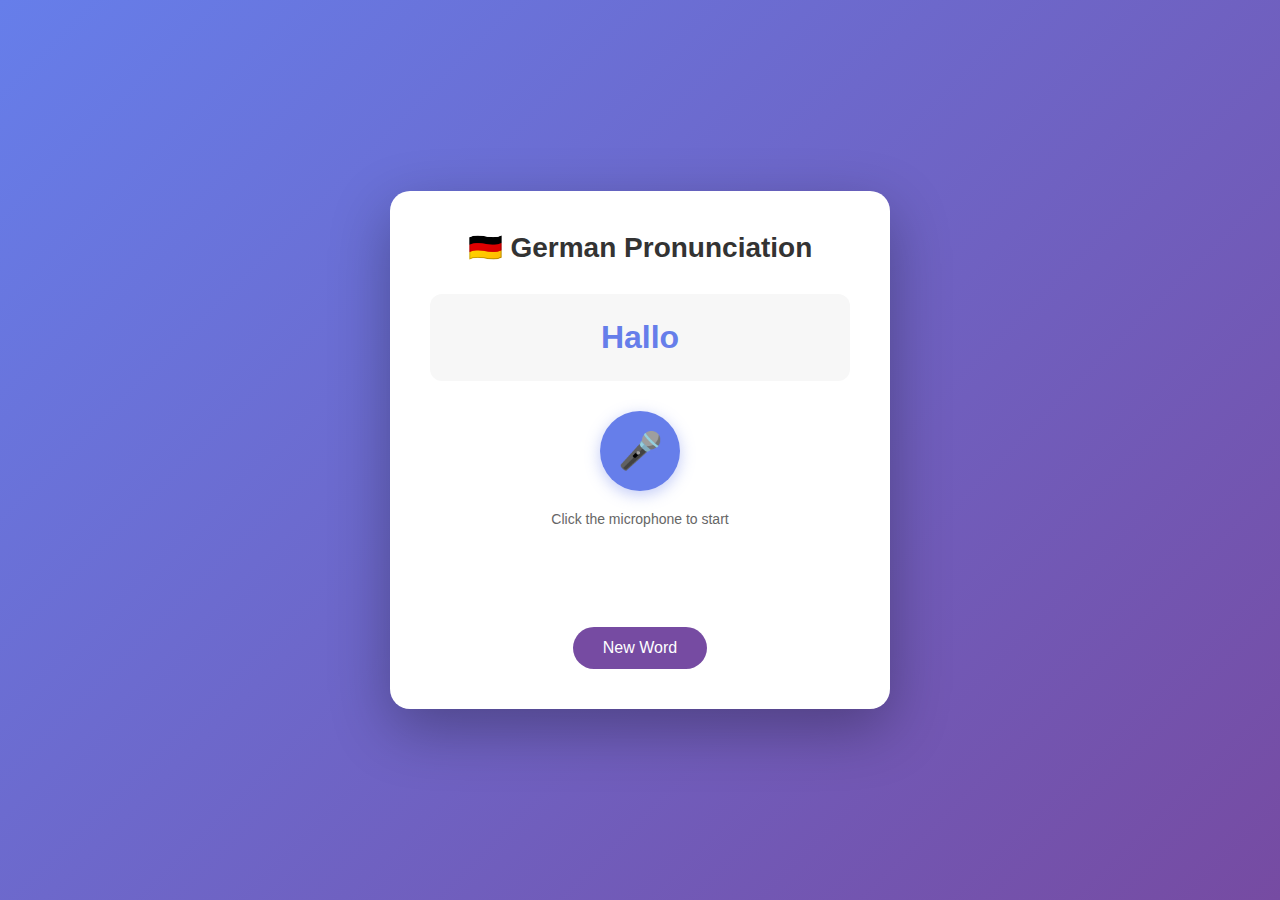
<file: index.html>
<!DOCTYPE html>
<html lang="de">
<head>
    <meta charset="UTF-8">
    <meta name="viewport" content="width=device-width, initial-scale=1.0">
    <meta name="description" content="Practice German pronunciation with real-time speech recognition feedback">
    <title>German Pronunciation Checker</title>
    <link rel="stylesheet" href="styles.css">
</head>
<body>
    <div class="container">
        <h1>🇩🇪 German Pronunciation</h1>
        
        <div class="word-display">
            <div class="target-word" id="targetWord">Hallo</div>
        </div>

        <button class="mic-btn" id="micBtn" aria-label="Start recording">🎤</button>
        
        <div class="status" id="status">Click the microphone to start</div>
        
        <div class="result" id="result"></div>

        <button class="new-word-btn" id="newWordBtn">New Word</button>
    </div>

    <script src="script.js"></script>
</body>
</html>
</file>
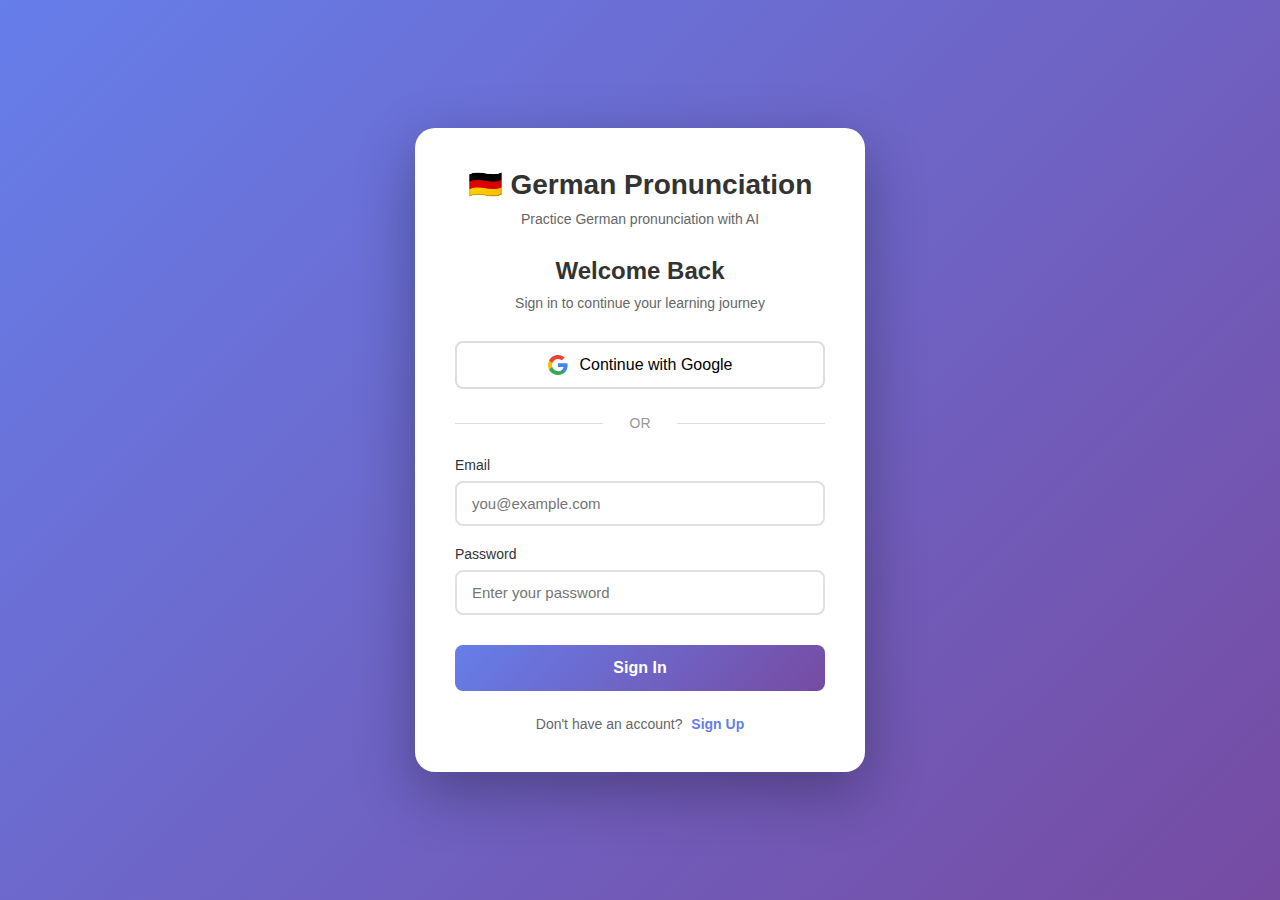
<file: login.html>
<!DOCTYPE html>
<html lang="en">
<head>
    <meta charset="UTF-8">
    <meta name="viewport" content="width=device-width, initial-scale=1.0">
    <title>Login - German Pronunciation Checker</title>
    <link rel="stylesheet" href="login.css">
</head>
<body>
    <div class="auth-container">
        <div class="auth-card">
            <h1>🇩🇪 German Pronunciation</h1>
            <p class="subtitle">Practice German pronunciation with AI</p>
            
            <div class="auth-content">
                <h2 id="authTitle">Welcome Back</h2>
                <p class="auth-description" id="authDescription">Sign in to continue your learning journey</p>

                <button class="google-btn" id="googleAuthBtn">
                    <svg width="20" height="20" viewBox="0 0 20 20">
                        <path fill="#4285F4" d="M19.6 10.23c0-.82-.1-1.42-.25-2.05H10v3.72h5.5c-.15.96-.74 2.31-2.04 3.22v2.45h3.16c1.89-1.73 2.98-4.3 2.98-7.34z"/>
                        <path fill="#34A853" d="M13.46 15.13c-.83.59-1.96 1-3.46 1-2.64 0-4.88-1.74-5.68-4.15H1.07v2.52C2.72 17.75 6.09 20 10 20c2.7 0 4.96-.89 6.62-2.42l-3.16-2.45z"/>
                        <path fill="#FBBC05" d="M3.99 10c0-.69.12-1.35.32-1.97V5.51H1.07A9.973 9.973 0 000 10c0 1.61.39 3.14 1.07 4.49l3.24-2.52c-.2-.62-.32-1.28-.32-1.97z"/>
                        <path fill="#EA4335" d="M10 3.88c1.88 0 3.13.81 3.85 1.48l2.84-2.76C14.96.99 12.7 0 10 0 6.09 0 2.72 2.25 1.07 5.51l3.24 2.52C5.12 5.62 7.36 3.88 10 3.88z"/>
                    </svg>
                    <span id="googleBtnText">Continue with Google</span>
                </button>

                <div class="divider">
                    <span>OR</span>
                </div>

                <form id="authForm">
                    <div class="form-group">
                        <label for="email">Email</label>
                        <input type="email" id="email" required placeholder="you@example.com">
                    </div>

                    <div class="form-group">
                        <label for="password">Password</label>
                        <input type="password" id="password" required placeholder="Enter your password">
                    </div>

                    <div class="form-group" id="nameGroup" style="display: none;">
                        <label for="name">Full Name</label>
                        <input type="text" id="name" placeholder="Your name">
                    </div>

                    <button type="submit" class="submit-btn" id="submitBtn">Sign In</button>
                </form>

                <div class="auth-switch">
                    <span id="switchText">Don't have an account?</span>
                    <a href="#" id="switchLink">Sign Up</a>
                </div>
            </div>
        </div>
    </div>

    <script src="auth.js"></script>
</body>
</html>
</file>
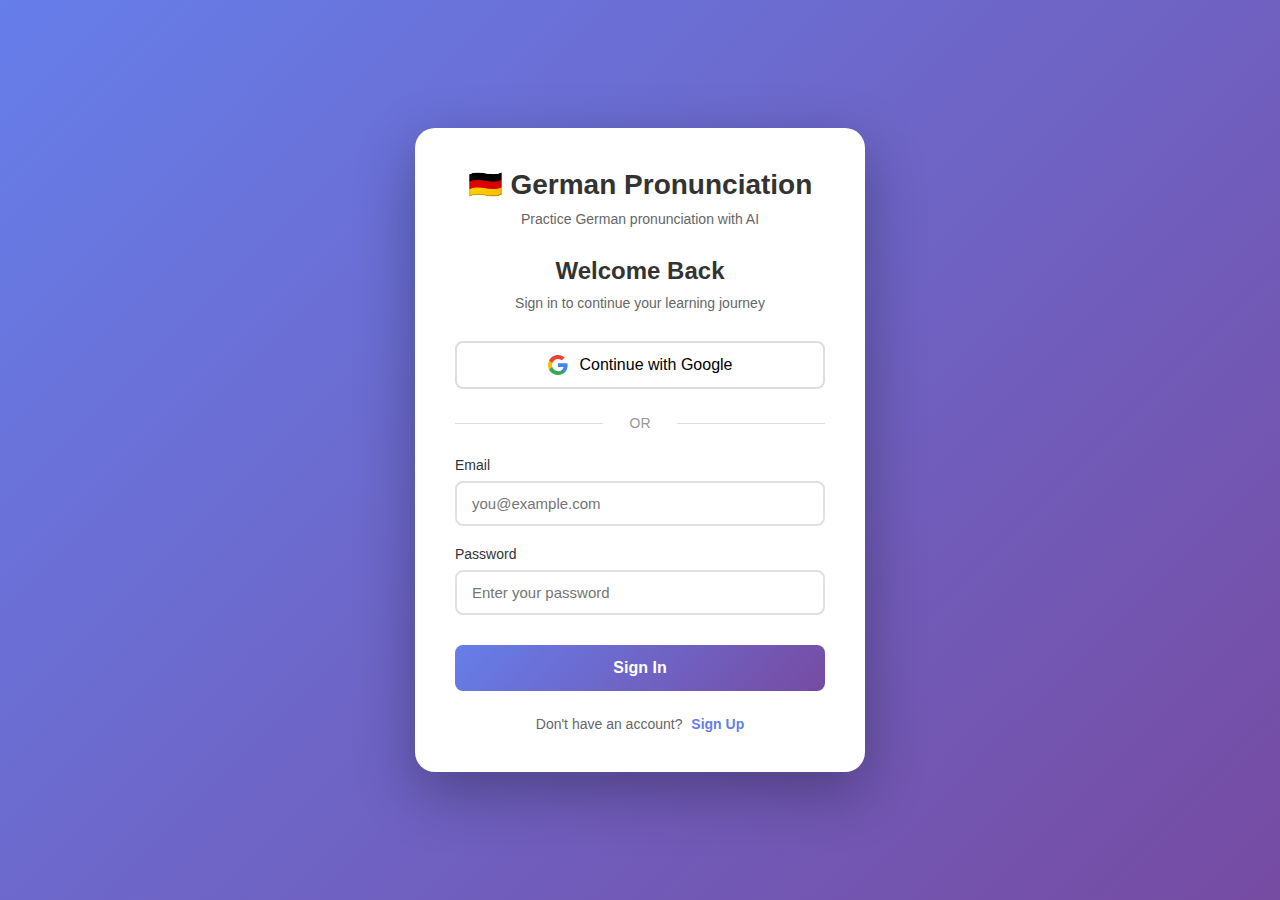
<file: profile.html>
<!DOCTYPE html>
<html lang="en">
<head>
    <meta charset="UTF-8">
    <meta name="viewport" content="width=device-width, initial-scale=1.0">
    <title>Profile - German Pronunciation Checker</title>
    <link rel="stylesheet" href="profile.css">
</head>
<body>
    <div class="profile-container">
        <!-- Navigation -->
        <nav class="nav-bar">
            <a href="index.html" class="nav-link">🎤 Practice</a>
            <a href="profile.html" class="nav-link active">📊 Profile</a>
            <button class="logout-btn" id="logoutBtn">Logout</button>
        </nav>

        <!-- Profile Header -->
        <div class="profile-header">
            <img id="userAvatar" src="" alt="User" class="profile-avatar">
            <div class="profile-info">
                <h1 id="userName"></h1>
                <p id="userEmail"></p>
                <p class="join-date">Member since: <span id="joinDate"></span></p>
            </div>
        </div>

        <!-- Statistics Cards -->
        <div class="stats-grid">
            <div class="stat-card">
                <div class="stat-icon">✓</div>
                <div class="stat-value" id="correctCount">0</div>
                <div class="stat-label">Correct</div>
            </div>
            <div class="stat-card">
                <div class="stat-icon">✗</div>
                <div class="stat-value" id="incorrectCount">0</div>
                <div class="stat-label">Incorrect</div>
            </div>
            <div class="stat-card">
                <div class="stat-icon">📈</div>
                <div class="stat-value" id="accuracyRate">0%</div>
                <div class="stat-label">Accuracy</div>
            </div>
            <div class="stat-card">
                <div class="stat-icon">🎯</div>
                <div class="stat-value" id="totalAttempts">0</div>
                <div class="stat-label">Total Attempts</div>
            </div>
        </div>

        <!-- Pronunciation History -->
        <div class="history-section">
            <div class="section-header">
                <h2>📝 Pronunciation History</h2>
                <button class="clear-btn" id="clearHistoryBtn">Clear History</button>
            </div>

            <div class="filter-tabs">
                <button class="tab-btn active" data-filter="all">All</button>
                <button class="tab-btn" data-filter="correct">Correct</button>
                <button class="tab-btn" data-filter="incorrect">Incorrect</button>
            </div>

            <div id="historyList" class="history-list">
                <!-- History items will be inserted here -->
            </div>

            <div id="emptyState" class="empty-state" style="display: none;">
                <div class="empty-icon">🎤</div>
                <p>No pronunciation history yet</p>
                <a href="index.html" class="start-btn">Start Practicing</a>
            </div>
        </div>
    </div>

    <script src="profile.js"></script>
</body>
</html>
</file>
<file: styles.css>
* {
    margin: 0;
    padding: 0;
    box-sizing: border-box;
}

body {
    font-family: 'Segoe UI', Tahoma, Geneva, Verdana, sans-serif;
    background: linear-gradient(135deg, #667eea 0%, #764ba2 100%);
    min-height: 100vh;
    display: flex;
    justify-content: center;
    align-items: center;
    padding: 20px;
}

.container {
    background: white;
    border-radius: 20px;
    padding: 40px;
    box-shadow: 0 20px 60px rgba(0,0,0,0.3);
    max-width: 500px;
    width: 100%;
}

h1 {
    color: #333;
    text-align: center;
    margin-bottom: 30px;
    font-size: 28px;
}

.word-display {
    background: #f7f7f7;
    padding: 25px;
    border-radius: 12px;
    text-align: center;
    margin-bottom: 30px;
    min-height: 80px;
    display: flex;
    align-items: center;
    justify-content: center;
}

.target-word {
    font-size: 32px;
    font-weight: bold;
    color: #667eea;
}

.mic-btn {
    width: 80px;
    height: 80px;
    border-radius: 50%;
    border: none;
    background: #667eea;
    color: white;
    font-size: 36px;
    cursor: pointer;
    display: block;
    margin: 0 auto 20px;
    transition: all 0.3s;
    box-shadow: 0 4px 15px rgba(102, 126, 234, 0.4);
}

.mic-btn:hover {
    background: #5568d3;
    transform: scale(1.05);
}

.mic-btn:active {
    transform: scale(0.95);
}

.mic-btn:disabled {
    background: #ccc;
    cursor: not-allowed;
}

.mic-btn.listening {
    background: #e74c3c;
    animation: pulse 1.5s infinite;
}

@keyframes pulse {
    0%, 100% { 
        box-shadow: 0 4px 15px rgba(231, 76, 60, 0.4); 
    }
    50% { 
        box-shadow: 0 4px 30px rgba(231, 76, 60, 0.8); 
    }
}

.result {
    text-align: center;
    margin-top: 20px;
    font-size: 18px;
    min-height: 60px;
    padding: 15px;
    border-radius: 10px;
}

.result.correct {
    background: #d4edda;
    color: #155724;
    border: 2px solid #c3e6cb;
}

.result.incorrect {
    background: #f8d7da;
    color: #721c24;
    border: 2px solid #f5c6cb;
}

.heard-text {
    margin-top: 15px;
    font-size: 14px;
    color: #666;
}

.status {
    text-align: center;
    color: #666;
    font-size: 14px;
    margin-top: 10px;
}

.new-word-btn {
    background: #764ba2;
    color: white;
    border: none;
    padding: 12px 30px;
    border-radius: 25px;
    font-size: 16px;
    cursor: pointer;
    display: block;
    margin: 20px auto 0;
    transition: all 0.3s;
}

.new-word-btn:hover {
    background: #653a8a;
    transform: translateY(-2px);
}

.new-word-btn:active {
    transform: translateY(0);
}

.error {
    background: #fff3cd;
    color: #856404;
    padding: 15px;
    border-radius: 10px;
    text-align: center;
    margin-top: 15px;
    border: 1px solid #ffeaa7;
}

/* Responsive Design */
@media (max-width: 600px) {
    .container {
        padding: 30px 20px;
    }

    h1 {
        font-size: 24px;
    }

    .target-word {
        font-size: 28px;
    }

    .mic-btn {
        width: 70px;
        height: 70px;
        font-size: 32px;
    }
}
</file>
<file: login.css>
* {
    margin: 0;
    padding: 0;
    box-sizing: border-box;
}

body {
    font-family: 'Segoe UI', Tahoma, Geneva, Verdana, sans-serif;
    background: linear-gradient(135deg, #667eea 0%, #764ba2 100%);
    min-height: 100vh;
    display: flex;
    justify-content: center;
    align-items: center;
    padding: 20px;
}

.auth-container {
    width: 100%;
    max-width: 450px;
}

.auth-card {
    background: white;
    border-radius: 20px;
    padding: 40px;
    box-shadow: 0 20px 60px rgba(0,0,0,0.3);
}

h1 {
    color: #333;
    text-align: center;
    margin-bottom: 10px;
    font-size: 28px;
}

.subtitle {
    text-align: center;
    color: #666;
    margin-bottom: 30px;
    font-size: 14px;
}

.auth-content h2 {
    color: #333;
    text-align: center;
    margin-bottom: 10px;
    font-size: 24px;
}

.auth-description {
    text-align: center;
    color: #666;
    margin-bottom: 30px;
    font-size: 14px;
}

.google-btn {
    width: 100%;
    padding: 12px 20px;
    border: 2px solid #ddd;
    background: white;
    border-radius: 8px;
    font-size: 16px;
    font-weight: 500;
    cursor: pointer;
    display: flex;
    align-items: center;
    justify-content: center;
    gap: 12px;
    transition: all 0.3s;
    margin-bottom: 20px;
}

.google-btn:hover {
    background: #f8f9fa;
    border-color: #ccc;
    transform: translateY(-2px);
    box-shadow: 0 4px 12px rgba(0,0,0,0.1);
}

.google-btn:active {
    transform: translateY(0);
}

.divider {
    text-align: center;
    margin: 25px 0;
    position: relative;
}

.divider::before,
.divider::after {
    content: '';
    position: absolute;
    top: 50%;
    width: 40%;
    height: 1px;
    background: #ddd;
}

.divider::before {
    left: 0;
}

.divider::after {
    right: 0;
}

.divider span {
    background: white;
    padding: 0 15px;
    color: #999;
    font-size: 14px;
}

.form-group {
    margin-bottom: 20px;
}

.form-group label {
    display: block;
    margin-bottom: 8px;
    color: #333;
    font-weight: 500;
    font-size: 14px;
}

.form-group input {
    width: 100%;
    padding: 12px 15px;
    border: 2px solid #e0e0e0;
    border-radius: 8px;
    font-size: 15px;
    transition: all 0.3s;
}

.form-group input:focus {
    outline: none;
    border-color: #667eea;
    box-shadow: 0 0 0 3px rgba(102, 126, 234, 0.1);
}

.submit-btn {
    width: 100%;
    padding: 14px;
    background: linear-gradient(135deg, #667eea 0%, #764ba2 100%);
    color: white;
    border: none;
    border-radius: 8px;
    font-size: 16px;
    font-weight: 600;
    cursor: pointer;
    transition: all 0.3s;
    margin-top: 10px;
}

.submit-btn:hover {
    transform: translateY(-2px);
    box-shadow: 0 6px 20px rgba(102, 126, 234, 0.4);
}

.submit-btn:active {
    transform: translateY(0);
}

.auth-switch {
    text-align: center;
    margin-top: 25px;
    font-size: 14px;
    color: #666;
}

.auth-switch a {
    color: #667eea;
    text-decoration: none;
    font-weight: 600;
    margin-left: 5px;
}

.auth-switch a:hover {
    text-decoration: underline;
}

.error-message {
    background: #fee;
    color: #c33;
    padding: 12px;
    border-radius: 8px;
    margin-bottom: 20px;
    font-size: 14px;
    border: 1px solid #fcc;
}

.success-message {
    background: #efe;
    color: #3c3;
    padding: 12px;
    border-radius: 8px;
    margin-bottom: 20px;
    font-size: 14px;
    border: 1px solid #cfc;
}

@media (max-width: 600px) {
    .auth-card {
        padding: 30px 20px;
    }

    h1 {
        font-size: 24px;
    }

    .auth-content h2 {
        font-size: 20px;
    }
}
</file>
<file: profile.css>
* {
    margin: 0;
    padding: 0;
    box-sizing: border-box;
}

body {
    font-family: 'Segoe UI', Tahoma, Geneva, Verdana, sans-serif;
    background: linear-gradient(135deg, #667eea 0%, #764ba2 100%);
    min-height: 100vh;
    padding: 20px;
}

.profile-container {
    max-width: 1000px;
    margin: 0 auto;
}

/* Navigation */
.nav-bar {
    background: white;
    border-radius: 15px;
    padding: 15px 25px;
    margin-bottom: 25px;
    display: flex;
    gap: 15px;
    align-items: center;
    box-shadow: 0 4px 15px rgba(0,0,0,0.1);
}

.nav-link {
    padding: 10px 20px;
    text-decoration: none;
    color: #666;
    border-radius: 8px;
    transition: all 0.3s;
    font-weight: 500;
}

.nav-link:hover {
    background: #f5f5f5;
    color: #333;
}

.nav-link.active {
    background: linear-gradient(135deg, #667eea 0%, #764ba2 100%);
    color: white;
}

.logout-btn {
    margin-left: auto;
    background: #e74c3c;
    color: white;
    border: none;
    padding: 10px 20px;
    border-radius: 8px;
    cursor: pointer;
    font-weight: 500;
    transition: all 0.3s;
}

.logout-btn:hover {
    background: #c0392b;
    transform: translateY(-2px);
}

/* Profile Header */
.profile-header {
    background: white;
    border-radius: 15px;
    padding: 30px;
    margin-bottom: 25px;
    display: flex;
    align-items: center;
    gap: 25px;
    box-shadow: 0 4px 15px rgba(0,0,0,0.1);
}

.profile-avatar {
    width: 100px;
    height: 100px;
    border-radius: 50%;
    border: 4px solid #667eea;
    object-fit: cover;
}

.profile-info h1 {
    color: #333;
    margin-bottom: 5px;
    font-size: 28px;
}

.profile-info p {
    color: #666;
    margin-bottom: 3px;
}

.join-date {
    color: #999;
    font-size: 14px;
}

/* Statistics Grid */
.stats-grid {
    display: grid;
    grid-template-columns: repeat(auto-fit, minmax(200px, 1fr));
    gap: 20px;
    margin-bottom: 25px;
}

.stat-card {
    background: white;
    border-radius: 15px;
    padding: 25px;
    text-align: center;
    box-shadow: 0 4px 15px rgba(0,0,0,0.1);
    transition: transform 0.3s;
}

.stat-card:hover {
    transform: translateY(-5px);
}

.stat-icon {
    font-size: 36px;
    margin-bottom: 10px;
}

.stat-value {
    font-size: 32px;
    font-weight: bold;
    color: #667eea;
    margin-bottom: 5px;
}

.stat-label {
    color: #666;
    font-size: 14px;
    font-weight: 500;
}

/* History Section */
.history-section {
    background: white;
    border-radius: 15px;
    padding: 30px;
    box-shadow: 0 4px 15px rgba(0,0,0,0.1);
}

.section-header {
    display: flex;
    justify-content: space-between;
    align-items: center;
    margin-bottom: 20px;
}

.section-header h2 {
    color: #333;
    font-size: 24px;
}

.clear-btn {
    background: #e74c3c;
    color: white;
    border: none;
    padding: 8px 16px;
    border-radius: 8px;
    cursor: pointer;
    font-size: 14px;
    transition: all 0.3s;
}

.clear-btn:hover {
    background: #c0392b;
}

/* Filter Tabs */
.filter-tabs {
    display: flex;
    gap: 10px;
    margin-bottom: 20px;
    border-bottom: 2px solid #f0f0f0;
    padding-bottom: 10px;
}

.tab-btn {
    background: none;
    border: none;
    padding: 8px 20px;
    cursor: pointer;
    color: #666;
    font-weight: 500;
    border-radius: 8px;
    transition: all 0.3s;
}

.tab-btn:hover {
    background: #f5f5f5;
}

.tab-btn.active {
    background: linear-gradient(135deg, #667eea 0%, #764ba2 100%);
    color: white;
}

/* History List */
.history-list {
    max-height: 500px;
    overflow-y: auto;
}

.history-item {
    padding: 15px;
    border-radius: 10px;
    margin-bottom: 10px;
    display: flex;
    justify-content: space-between;
    align-items: center;
    transition: all 0.3s;
}

.history-item:hover {
    transform: translateX(5px);
}

.history-item.correct {
    background: #d4edda;
    border-left: 4px solid #28a745;
}

.history-item.incorrect {
    background: #f8d7da;
    border-left: 4px solid #dc3545;
}

.history-content {
    flex: 1;
}

.word-info {
    display: flex;
    gap: 15px;
    align-items: center;
    margin-bottom: 5px;
}

.target-word-badge {
    font-size: 18px;
    font-weight: bold;
    color: #667eea;
}

.result-badge {
    font-size: 20px;
}

.heard-word {
    color: #666;
    font-size: 14px;
}

.timestamp {
    color: #999;
    font-size: 12px;
}

/* Empty State */
.empty-state {
    text-align: center;
    padding: 60px 20px;
}

.empty-icon {
    font-size: 64px;
    margin-bottom: 20px;
}

.empty-state p {
    color: #666;
    font-size: 18px;
    margin-bottom: 20px;
}

.start-btn {
    display: inline-block;
    background: linear-gradient(135deg, #667eea 0%, #764ba2 100%);
    color: white;
    padding: 12px 30px;
    border-radius: 25px;
    text-decoration: none;
    font-weight: 500;
    transition: all 0.3s;
}

.start-btn:hover {
    transform: translateY(-2px);
    box-shadow: 0 6px 20px rgba(102, 126, 234, 0.4);
}

/* Scrollbar */
.history-list::-webkit-scrollbar {
    width: 8px;
}

.history-list::-webkit-scrollbar-track {
    background: #f1f1f1;
    border-radius: 10px;
}

.history-list::-webkit-scrollbar-thumb {
    background: #667eea;
    border-radius: 10px;
}

/* Responsive */
@media (max-width: 768px) {
    .profile-header {
        flex-direction: column;
        text-align: center;
    }

    .stats-grid {
        grid-template-columns: repeat(2, 1fr);
    }

    .nav-bar {
        flex-wrap: wrap;
    }

    .section-header {
        flex-direction: column;
        gap: 15px;
        align-items: flex-start;
    }
}
</file>
